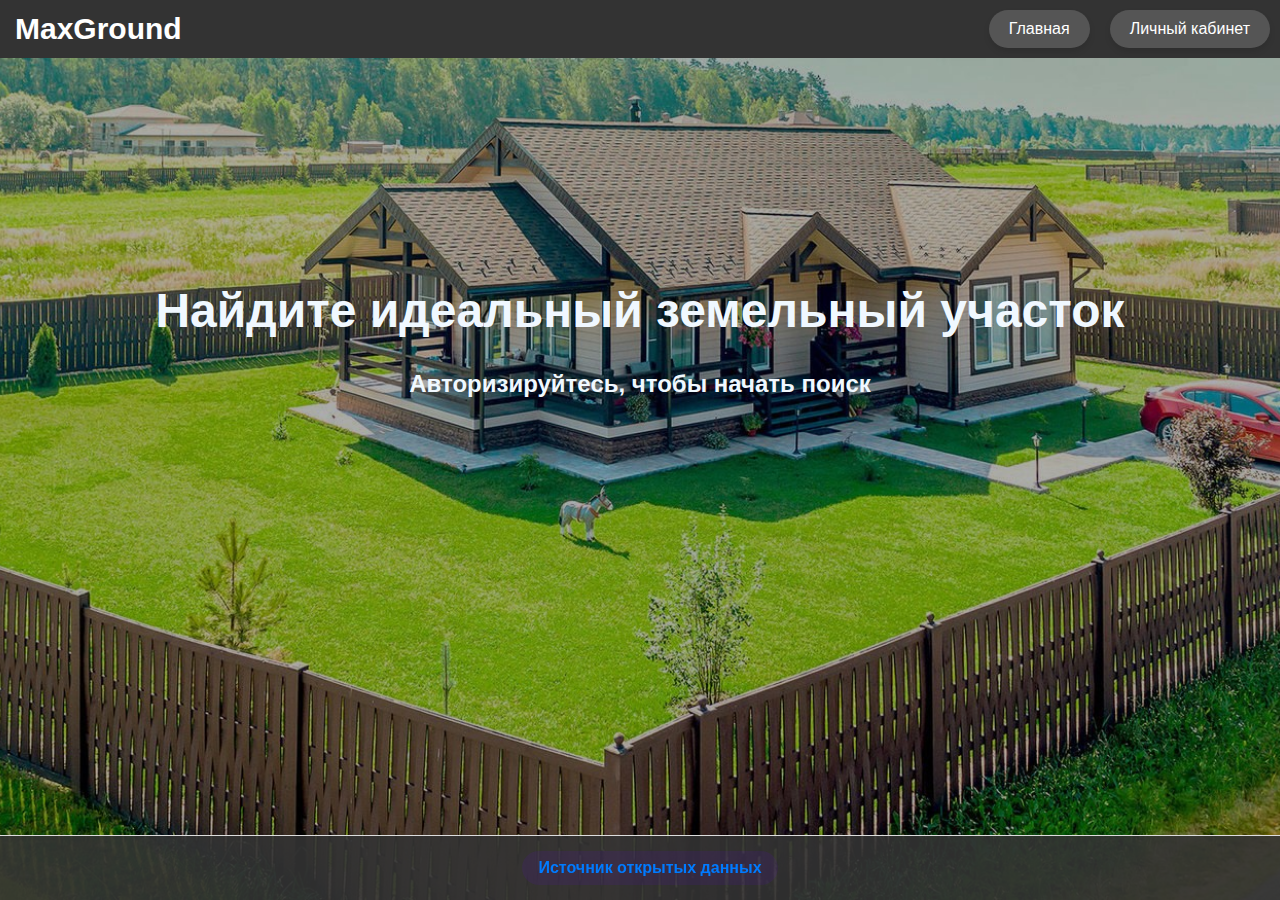
<file: index.html>
<!DOCTYPE html>
<html lang="ru">
<head>
    <meta charset="UTF-8">
    <meta name="viewport" content="width=device-width, initial-scale=1.0">
    <title>Главная страница</title>
    <link rel="stylesheet" href="styles.css">
    <script src="scripts.js"></script>
</head>
<body>
    <header>
        <h1>MaxGround</h1>
        <nav>
            <button onclick="location.href='index.html'">Главная</button>
            <button onclick="location.href='login.html'">Личный кабинет</button>
        </nav>
    </header>
    <div class="content">
        <h1>Найдите идеальный земельный участок</h1>
        <div id="searchButtonContainer">
            <!-- Кнопка или сообщение будет добавлено с помощью JavaScript -->
        </div>
        <div id="favButtonContainer">
            <!-- Кнопка или сообщение с помощью JavaScript -->
        </div>

    </div>

    <div class="data-source">
        <a href="https://data.mos.ru/opendata/1497?isDynamic=false" target="_blank">Источник открытых данных</a>
    </div>

    <script>
        checkAuth();
    </script>
</body>
</html>
</file>
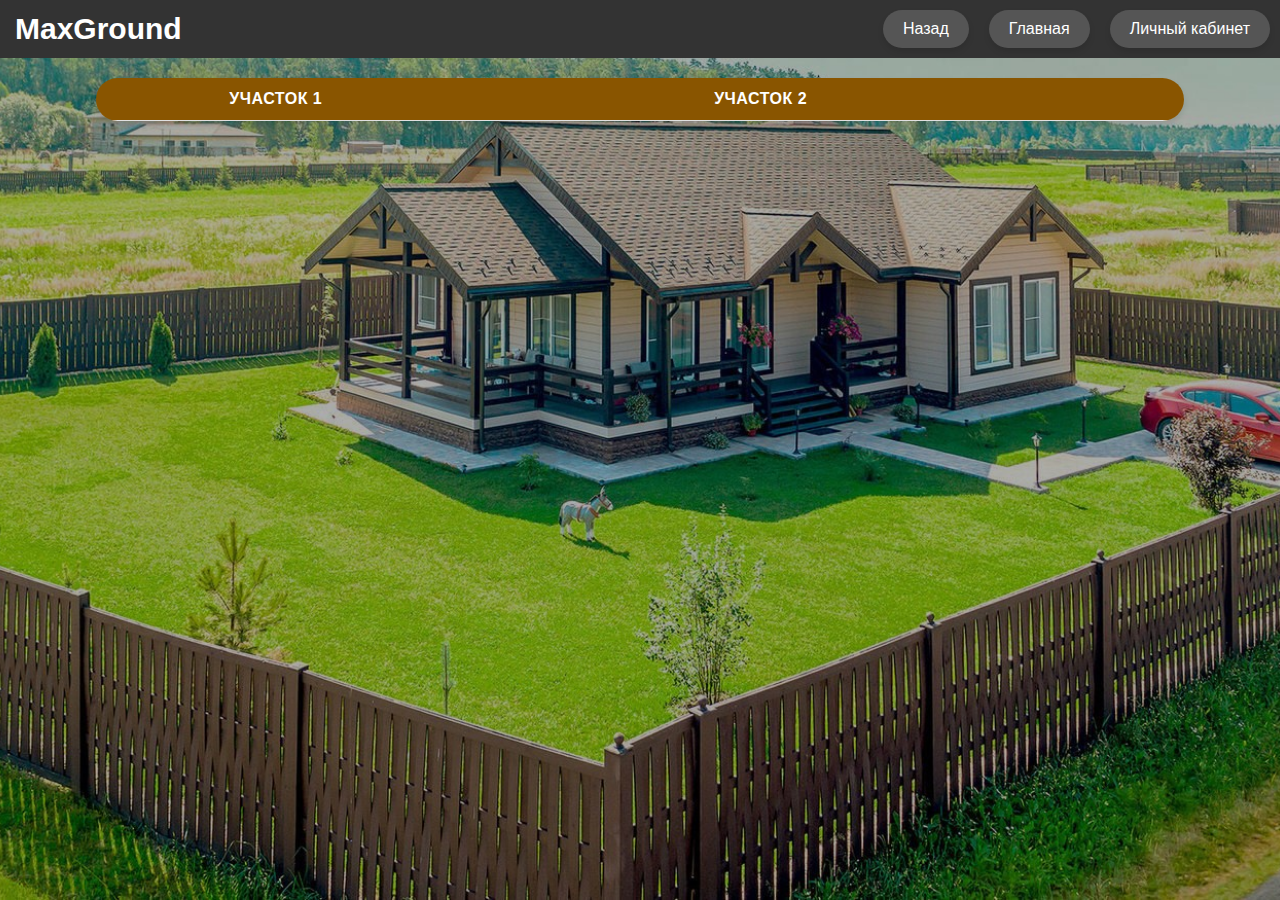
<file: compare.html>
<!DOCTYPE html>
<html lang="ru">
<head>
    <meta charset="UTF-8">
    <meta name="viewport" content="width=device-width, initial-scale=1.0">
    <title>Сравнение участков</title>
    <link rel="stylesheet" href="styles.css">
</head>
<body>
    <header>
        <h1>MaxGround</h1>
        <nav>
            <button style="float: left;" onclick="location.href='plot.html'">Назад</button>
            <button onclick="location.href='index.html'">Главная</button>
            <button onclick="location.href='login.html'">Личный кабинет</button>
        </nav>
    </header>
    <table id="compareTable">
        <thead>
            <tr>
                <th></th>
                <th>Участок 1</th>
                <th>Участок 2</th>
            </tr>
        </thead>
        <tbody>
            <!-- Данные для сравнения с помощью JavaScript -->
        </tbody>
    </table>
    <script src="scripts.js"></script>
    <script>
        displayComparison();
    </script>
</body>
</html>
</file>
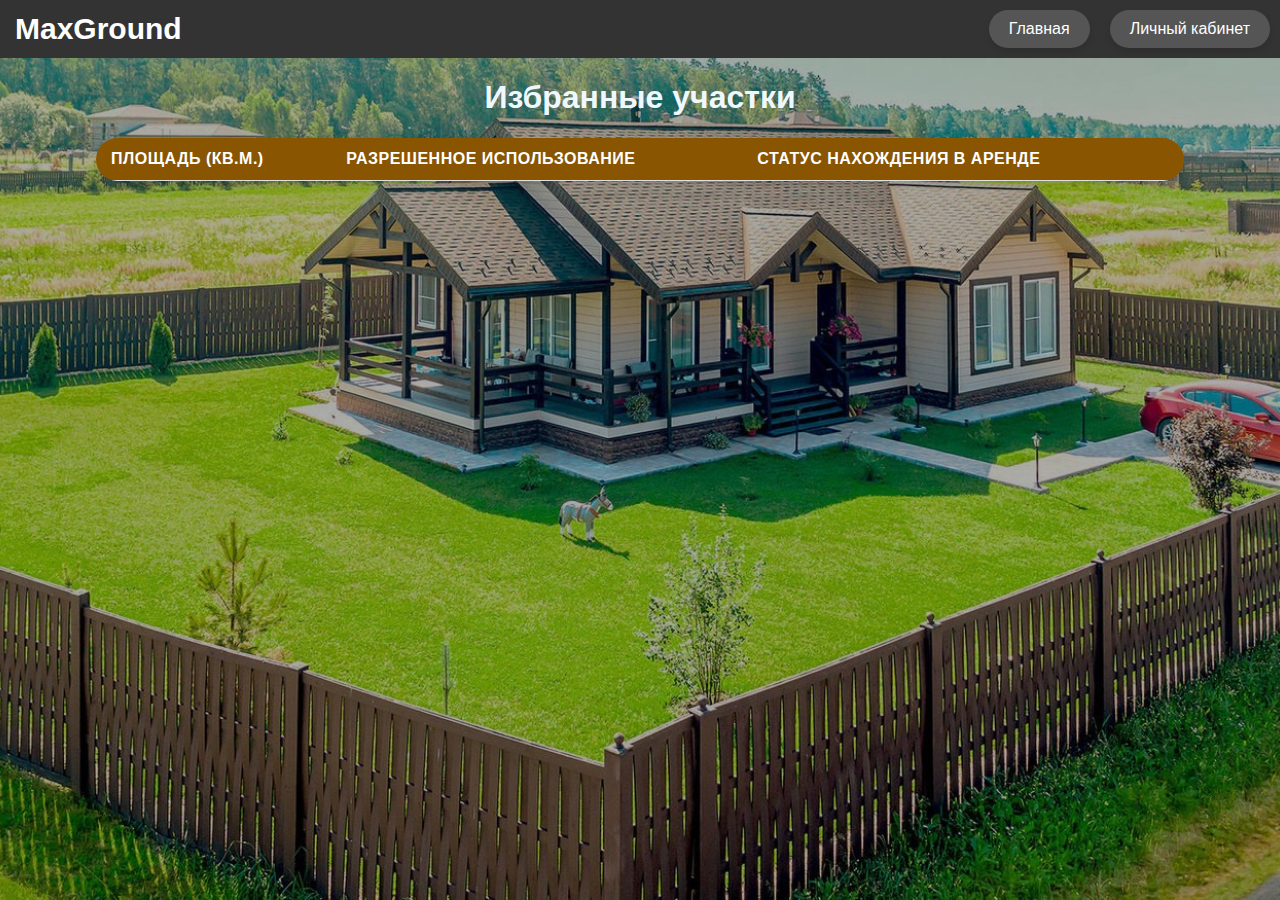
<file: favourites.html>
<!DOCTYPE html>
<html lang="ru">
<head>
    <meta charset="UTF-8">
    <meta name="viewport" content="width=device-width, initial-scale=1.0">
    <title>Избранное</title>
    <link rel="stylesheet" href="styles.css">
</head>
<body>
    <header>
        <h1>MaxGround</h1>
        <nav>
            <button onclick="location.href='index.html'">Главная</button>
            <button onclick="location.href='login.html'">Личный кабинет</button>
        </nav>
    </header>
    <div class="header">
        <h1>Избранные участки</h1>
    </div>
    <table id="favoritesTable">
        <thead>
            <tr>
                <th>Площадь (кв.м.)</th>
                <th>Разрешенное использование</th>
                <th>Статус нахождения в аренде</th>
                <th></th>
            </tr>
        </thead>
        <tbody>
            <!-- Строки таблицы с помощью JavaScript -->
        </tbody>
    </table>

    <script src="scripts.js"></script>
    <script>
        displayFavorites();
    </script>
</body>
</html>
</file>
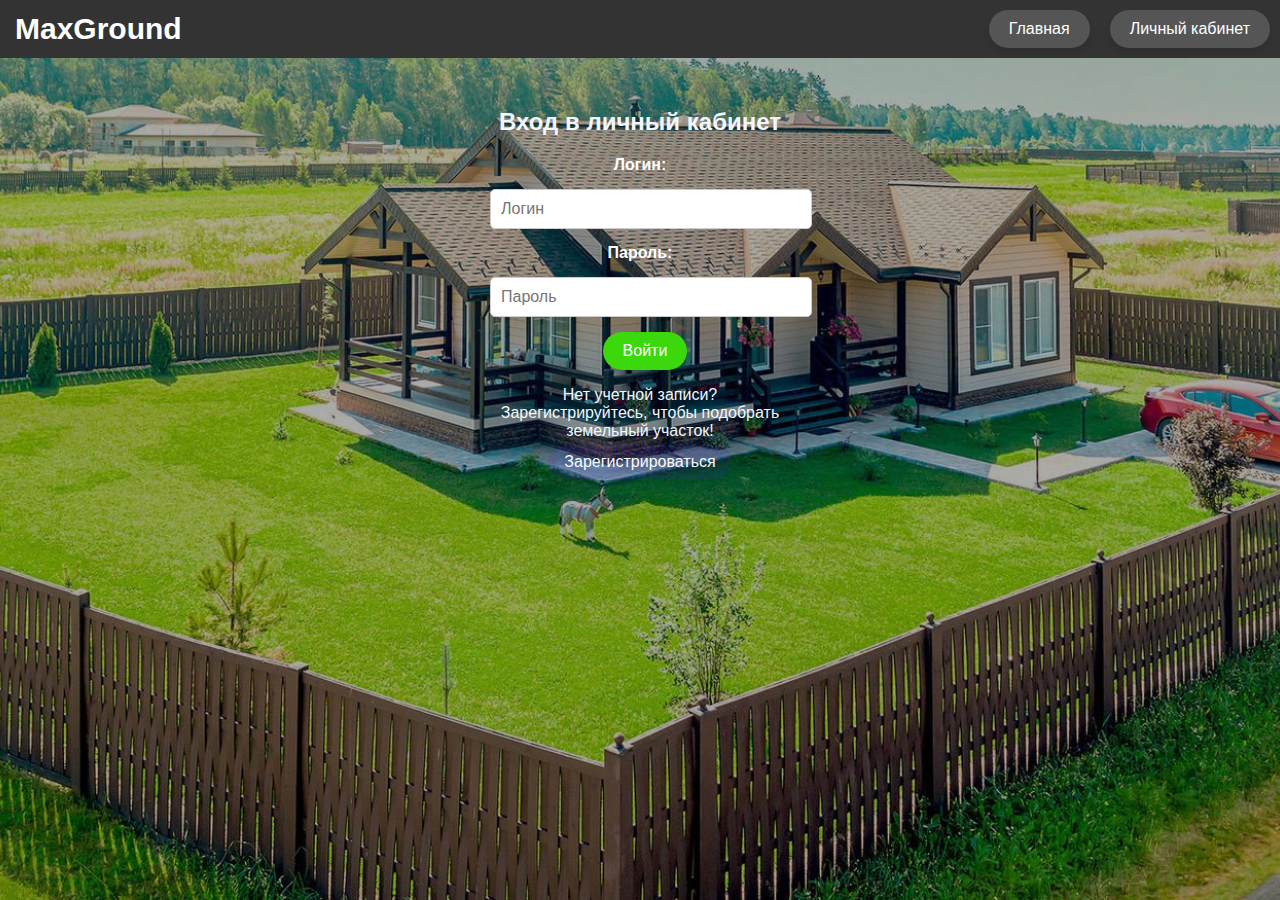
<file: login.html>
<!DOCTYPE html>
    <html lang="ru">
    <head>
        <meta charset="UTF-8">
        <meta name="viewport" content="width=device-width, initial-scale=1.0">
        <title>Вход</title>
        <link rel="stylesheet" href="styles.css">
    </head>
    <body>
        <script src="scripts.js"></script>
        <header>
            <h1>MaxGround</h1>
            <nav>
                <button onclick="location.href='index.html'">Главная</button>
                <button onclick="location.href='login.html'">Личный кабинет</button>
            </nav>
        </header>
        <div class="login">
            <h2>Вход в личный кабинет</h2>
            <label for="username">Логин:</label>
            <input type="text" id="username" placeholder="Логин">

            <label for="password">Пароль:</label>
            <input type="password" id="password" placeholder="Пароль">
            <button class="mainbuttons" id="loginButton" onclick="login()">Войти</button>
            <p id="registerbutton">Нет учетной записи? Зарегистрируйтесь, чтобы подобрать земельный участок! <a href="register.html">Зарегистрироваться</a></p>
            <button class="exitbutton" id="logoutButton" style="display: none; margin: 0 auto" onclick="logout()">Выйти из учетной записи</button>
        </div>
        <script>
            checkAuthForExit();
            disableLoginFormIfLoggedIn();
        </script>
    </body>
    </html>
</file>
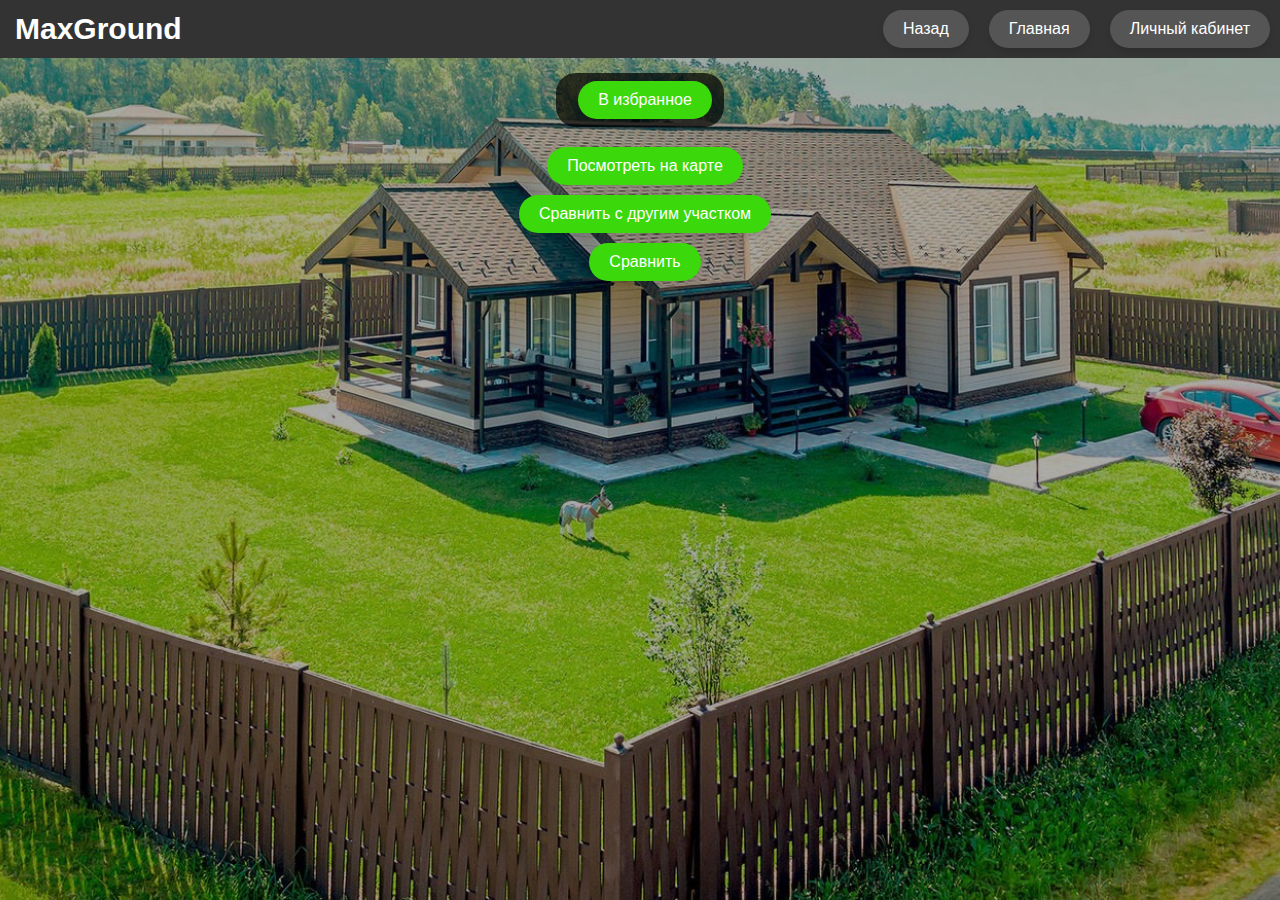
<file: plot.html>
<!DOCTYPE html>
<html lang="ru">

<head>
    <meta charset="UTF-8">
    <meta name="viewport" content="width=device-width, initial-scale=1.0">
    <title>Детали участка</title>
    <link rel="stylesheet" href="styles.css">
    <script src="https://api-maps.yandex.ru/2.1/?apikey=d2a265eb-22cd-4069-9cdb-70453bbb679f&lang=ru_RU"
        type="text/javascript"></script>
</head>

<body>
    <header>
        <h1>MaxGround</h1>
        <nav>
            <button style="float: left;" onclick="location.href='results.html'">Назад</button>
            <button onclick="location.href='index.html'">Главная</button>
            <button onclick="location.href='login.html'">Личный кабинет</button>
        </nav>
    </header>
    <div class="info">
        <div id="plotDetails">
            <!-- Детали участка -->
        </div>
        <button id="addToFavoritesButton" class="mainbuttons" onclick="addToFavorites()">В избранное</button>
    </div>
    <div class="button-container">
        <button id="viewOnMapButton" class="mainbuttons" onclick="toggleMap()">Посмотреть на карте</button>
        <div id="mapContainer" style="display: none; height: 400px; width: 75%; margin-top: 20px;   margin: 20px auto;">
            <!-- Карта -->
        </div>
        <button id="compareButton" class="mainbuttons" onclick="toggleComparisonTable()">Сравнить с другим
            участком</button>
        <button class="mainbuttons" onclick="comparePlots()">Сравнить</button>
    </div>

    <div id="comparisonTableContainer" style="display: none;">
        <div class="chooseground">
            <h2>Выберите участок для сравнения</h2>
        </div>
        <table id="compareTable">
            <thead>
                <tr>
                    <th>Выбрать</th>
                    <th>Площадь</th>
                    <th>Местоположение</th>
                    <th>Разрешенное использование</th>
                </tr>
            </thead>
            <tbody>
                <!-- Строки таблицы с помощью JavaScript -->
            </tbody>
        </table>

    </div>

    <script src="scripts.js"></script>
    <script>
        displayPlotDetails();
    </script>
</body>

</html>
</file>
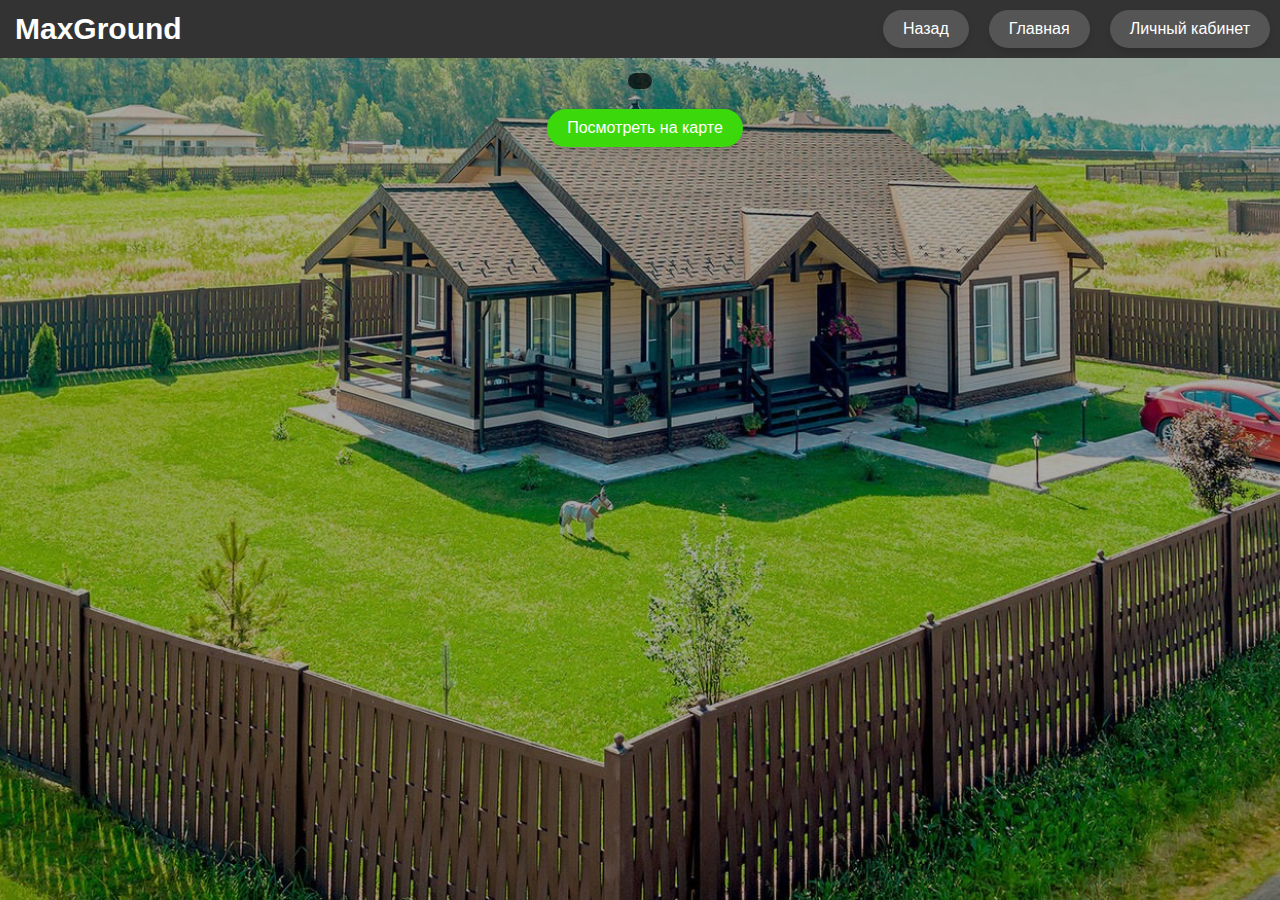
<file: plotInFavourite.html>
<!DOCTYPE html>
<html lang="ru">

<head>
    <meta charset="UTF-8">
    <meta name="viewport" content="width=device-width, initial-scale=1.0">
    <title>Детали участка</title>
    <link rel="stylesheet" href="styles.css">
    <script src="https://api-maps.yandex.ru/2.1/?apikey=d2a265eb-22cd-4069-9cdb-70453bbb679f&lang=ru_RU"
        type="text/javascript"></script>
</head>

<body>
    <header>
        <h1>MaxGround</h1>
        <nav>
            <button style="float: left;" onclick="location.href='favourites.html'">Назад</button>
            <button onclick="location.href='index.html'">Главная</button>
            <button onclick="location.href='login.html'">Личный кабинет</button>
        </nav>
    </header>
    <div class="info">
        <div id="plotDetails">
            <!-- Детали участка -->
        </div>
    </div>
    <div class="button-container">
        <button id="viewOnMapButton" class="mainbuttons" onclick="toggleMap()">Посмотреть на карте</button>
        <div id="mapContainer" style="display: none; height: 400px; width: 75%; margin-top: 20px;   margin: 20px auto;">
            <!-- Карта -->
        </div>
    <script src="scripts.js"></script>
    <script>
        displayPlotDetails();
    </script>
</body>

</html>
</file>
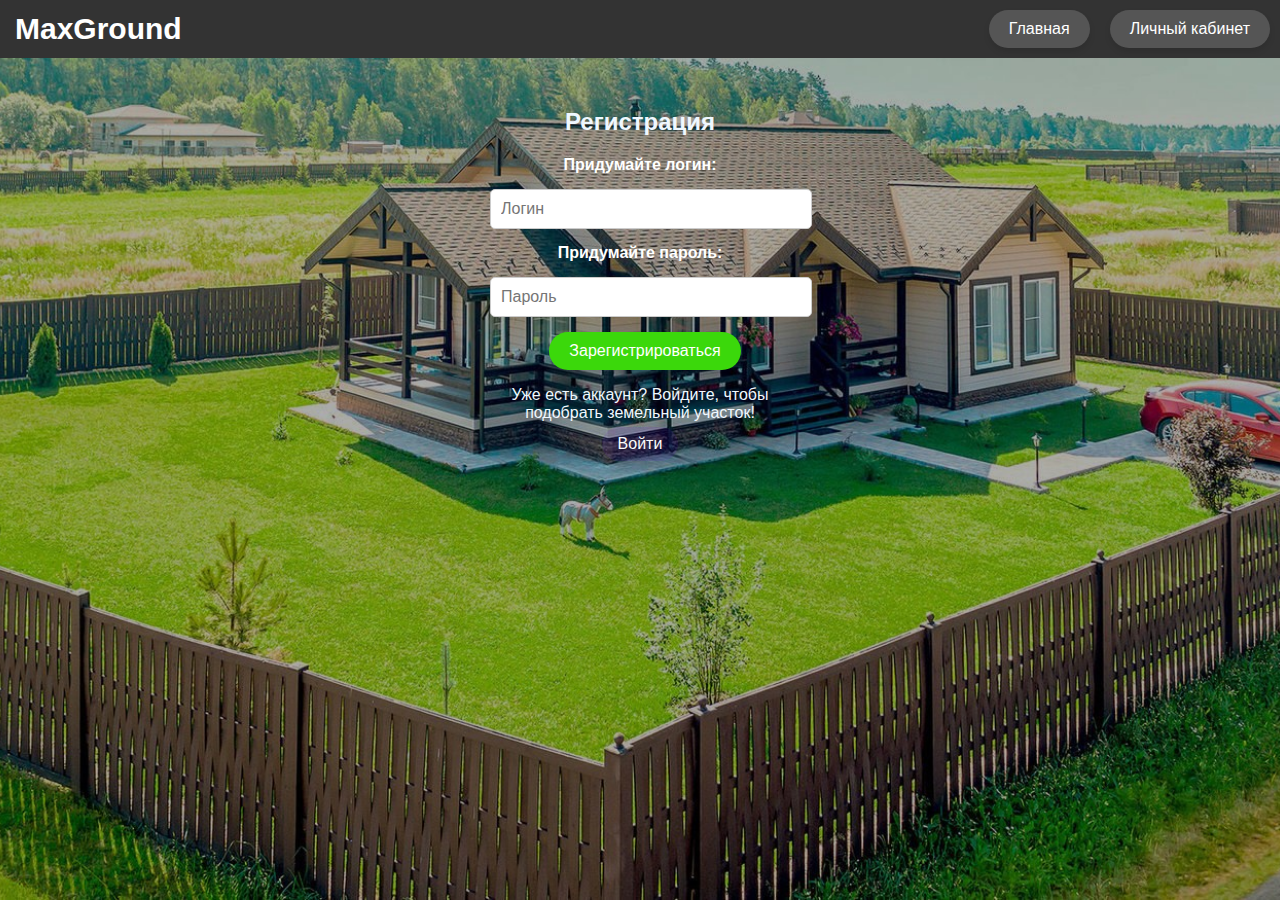
<file: register.html>
<!DOCTYPE html>
<html lang="ru">
<head>
    <meta charset="UTF-8">
    <meta name="viewport" content="width=device-width, initial-scale=1.0">
    <title>Регистрация</title>
    <link rel="stylesheet" href="styles.css">
</head>
<body>
    <script src="scripts.js"></script>
    <header>
        <h1>MaxGround</h1>
        <nav>
            <button onclick="location.href='index.html'">Главная</button>
            <button onclick="location.href='login.html'">Личный кабинет</button>
        </nav>
    </header>
    <div class="register">
        <h2>Регистрация</h2>
        <label for="username">Придумайте логин:</label>
        <input type="text" id="username" placeholder="Логин">

        <label for="password">Придумайте пароль:</label>
        <input type="password" id="password" placeholder="Пароль">
        <button class="mainbuttons" onclick=register()>Зарегистрироваться</button>
        <p>Уже есть аккаунт? Войдите, чтобы подобрать земельный участок! <a href="login.html">Войти</a></p>
    </div>
</body>
</html>
</file>
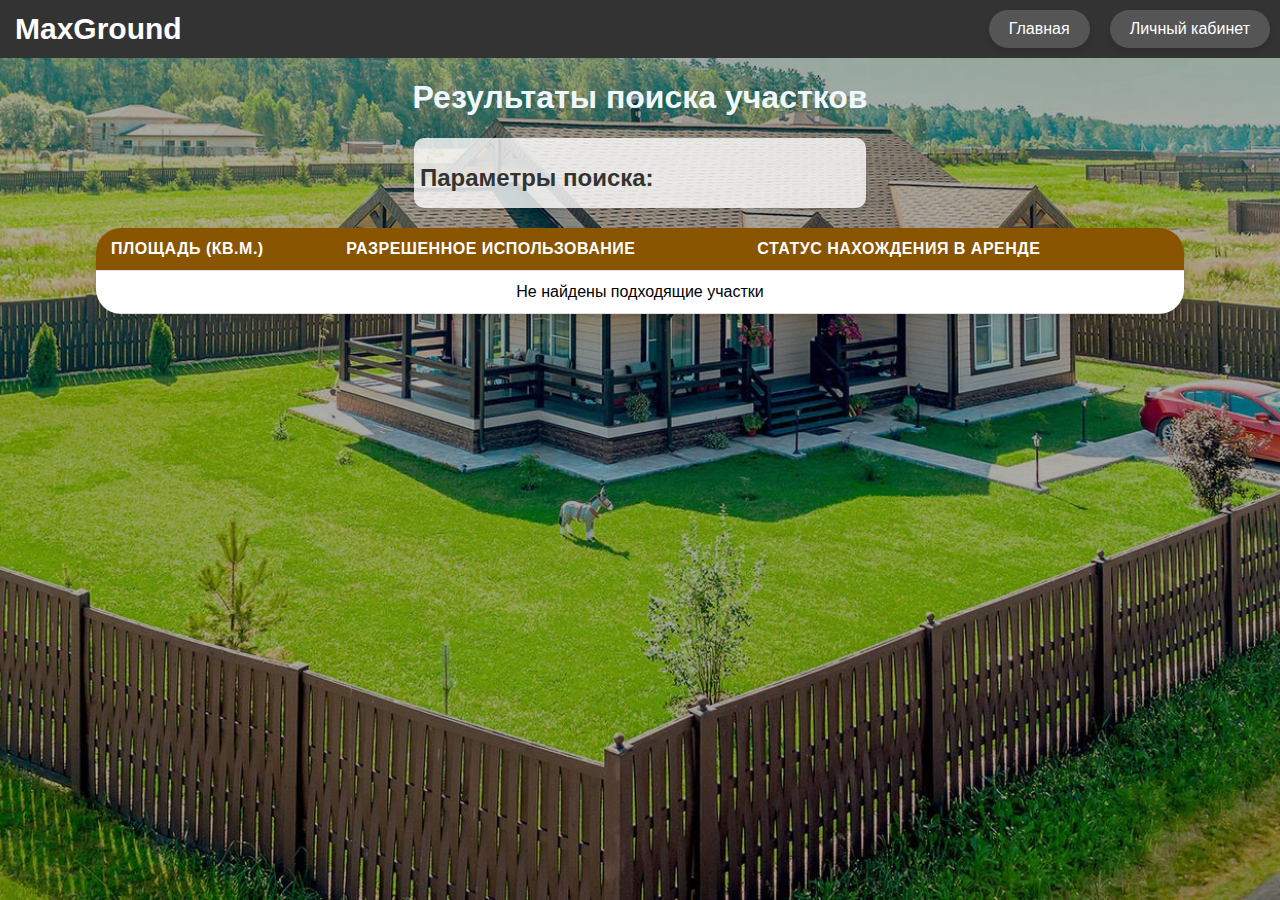
<file: results.html>
<!DOCTYPE html>
<html lang="ru">

<head>
    <meta charset="UTF-8">
    <meta name="viewport" content="width=device-width, initial-scale=1.0">
    <title>Результаты поиска</title>
    <link rel="stylesheet" href="styles.css">
    
</head>

<body>
    <header>
        <h1>MaxGround</h1>
        <nav>
            <button onclick="location.href='index.html'">Главная</button>
            <button onclick="location.href='login.html'">Личный кабинет</button>
        </nav>
    </header>
    <div class="header">
        <h1>Результаты поиска участков</h1>
    </div>

    <div class="search-params">
        <h2>Параметры поиска:</h2>
        <p id="searchArea"></p>
        <p id="searchPermittedUse"></p>
        <p id="searchOwnerType"></p>
        <p id="searchRentalStatus"></p>
    </div>

    <table id="compareTable">
        <thead>
            <tr>
                <th>Площадь (кв.м.)</th>
                <th>Разрешенное использование</th>
                <th>Статус нахождения в аренде</th>
                <th></th>
            </tr>
        </thead>
        <tbody>
            <!-- Строки таблицы с помощью JavaScript -->
        </tbody>
    </table>
    
    <script src="scripts.js"></script>
    <script>
        displayResults();
    </script>
</body>

</html>
</file>
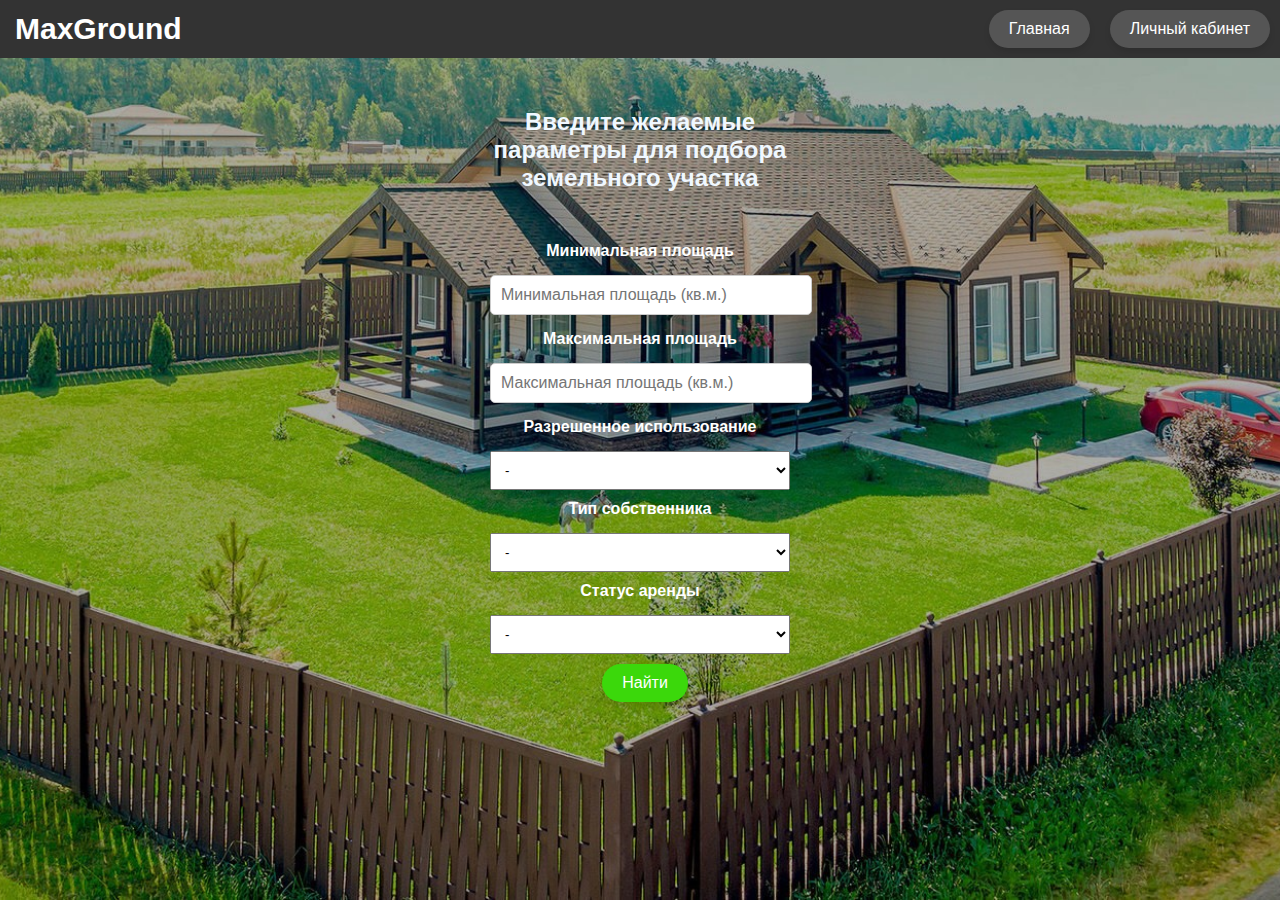
<file: search.html>
<!DOCTYPE html>
<html lang="ru">

<head>
    <meta charset="UTF-8">
    <meta name="viewport" content="width=device-width, initial-scale=1.0">
    <title>Поиск участка</title>
    <link rel="stylesheet" href="styles.css">
</head>

<body>
    <header>
        <h1>MaxGround</h1>
        <nav>
            <button onclick="location.href='index.html'">Главная</button>
            <button onclick="location.href='login.html'">Личный кабинет</button>
        </nav>
    </header>
    <div class="form">
        <div class="login">
            <h2>Введите желаемые параметры для подбора земельного участка</h2>
        </div>
        <div>
            <label for="areaMin">Минимальная площадь</label>
            <input type="number" id="areaMin" placeholder="Минимальная площадь (кв.м.)">
        </div>
        <div>
            <label for="areaMax">Максимальная площадь</label>
            <input type="number" id="areaMax" placeholder="Максимальная площадь (кв.м.)">
        </div>

        <label for="permittedUse">Разрешенное использование</label>
        <select id="permittedUse">
            <option value="">-</option>
            <option value="эксплуатации улично-дорожной сети">Эксплуатация улично-дорожной сети</option>
            <option
                value="участки размещения жилищно-коммунальных объектов: объекты размещения помещений и технических устройств трансформаторных подстанций (ТП) (1.2.10)ф">
                Размещение трансформаторных подстанций</option>
            <option value="для ведения личного подсобного хозяйства">Личное подсобное хозяйство</option>
            <option
                value="коммунальное обслуживание (3.1) (земельные участки, предназначенные для разработки полезных ископаемых, размещения железнодорожных путей, автомобильных дорог, искусственно созданных внутренних водных путей, причалов, пристаней, полос отвода железных и автомобильных дорог, водных путей, трубопроводов, кабельных, радиорелейных и воздушных линий связи и линий радиофикации, воздушных линий электропередачи конструктивных элементов и сооружений, объектов, необходимых для эксплуатации, содержания, строительства, реконструкции, ремонта, развития наземных и подземных зданий, строений, сооружений, устройств транспорта, энергетики и связи; размещения наземных сооружений и инфраструктуры спутниковой связи, объектов космической деятельности, военных объектов (1.2.13))">
                Коммунальное обслуживание</option>
            <option
                value="участки размещения специальных объектов: объекты размещения помещений и технических устройств пунктов перехода ВЛЭП в КЛЭП (1.2.13)">
                Размещение специальных объектов</option>
            <option value="садоводство">Садоводство</option>
            <option value="внеуличный транспорт (7.6)">Хранение внеуличного транспорта</option>
            <option value="эксплуатации опор линий электропередач">Для эксплуатации линий электропередач</option>
            <option value="предоставление коммунальных услуг (3.1.1)">Предоставление коммунальных услуг</option>
            <option value="для индивидуального жилищного строительства">Индивидуальное жилищное строительство</option>
        </select>

        <label for="ownerType">Тип собственника</label>
        <select id="ownerType">
            <option value="">-</option>
            <option value="город Москва">г.Москва</option>
            <option value="неразграниченная собственность">Неразграниченная собственность</option>
        </select>

        <label for="rentalStatus">Статус аренды</label>
        <select id="rentalStatus">
            <option value="">-</option>
            <option value="Да">В аренде</option>
            <option value="Нет">Не в аренде</option>
        </select>
        <button class="mainbuttons" onclick="searchPlots()">Найти</button>
    </div>
    <script src="scripts.js"></script>
</body>

</html>
</file>
<file: styles.css>
body {
    font-family: -apple-system, BlinkMacSystemFont, "Segoe UI", Roboto, "Helvetica Neue", Arial, sans-serif;;
    margin: 0;
    padding: 0;
    background-image: url('photo.jpg');
    background-size: cover; /* изображение на весь экран */
    background-position: center; 
    background-repeat: no-repeat; 
    background-attachment: fixed; /* чтобы не прокручивалось */
}

header {
    background-color: #333;
    color: white;
    padding: 10px;
    position: relative;
    z-index: 1;
    display: flex; 
    justify-content: space-between;
    align-items: center;
}

header h1 {
    margin: 0; /* Убираем отступы у заголовка */
    margin-left: 5px;
    font-size: 30px; /* Размер шрифта заголовка */
}

nav {
    display: flex; /* Включаем Flexbox для навигации */
    gap: 10px; /* Расстояние между кнопками */
}

header button, .exitbutton {
    background-color: #555; 
    color: white; 
    border: none; 
    padding: 10px 20px; 
    margin-left: 10px; 
    cursor: pointer; 
    border-radius: 25px;
    font-size: 16px; 
    font-weight: 500; 
    transition: all 0.3s ease; 
    box-shadow: 0 4px 6px rgba(0, 0, 0, 0.1); 
}

/* Стиль при наведении на кнопку */
header button:hover, .exitbutton:hover {
    background-color: #777; 
    transform: translateY(-2px); 
    box-shadow: 0 6px 8px rgba(0, 0, 0, 0.15);
}

/* Стиль при нажатии на кнопку */
header button:active, .exitbutton:active {
    background-color: #444;
    transform: translateY(0); 
    box-shadow: 0 4px 6px rgba(0, 0, 0, 0.1); 
}

.header {
    text-align: center;
    margin-top: 15px;
    font-family: 'Arial', sans-serif;
    font-weight: bold;
    animation: fadeIn 1s ease-in-out; /* Анимация появления */
    color: aliceblue;
}

.content {
    text-align: center;
    margin-top: 225px;
    font-size: 1.5rem;
    font-family: 'Arial', sans-serif;
    font-weight: bold;
    animation: fadeIn 2s ease-in-out; /* Анимация появления */
    color: aliceblue;
}

.info {
    color: aliceblue;
    background-color: rgba(0, 0, 0, 0.7); 
    padding: 8px 12px; 
    border-radius: 20px; 
    display: block; 
    width: fit-content; /* Ширина блока равна ширине содержимого */
    max-width: 600px; 
    margin: 15px auto;
    font-family: 'Arial', sans-serif;
}

@keyframes fadeIn {
    0% { opacity: 0; }
    100% { opacity: 1; }
}

.form {
    margin: 20px auto;
    width: 300px;
    text-align: center;
}

.form input, .form select {
    width: 100%;
    padding: 10px;
    margin: 10px 0;
}

table {
    width: 85%;
    border-collapse: collapse;
    margin: 20px auto; /* Центрирование таблицы */
    font-family: Arial, sans-serif;
    box-shadow: 0 4px 6px rgba(0, 0, 0, 0.1); 
    border-radius: 25px; 
    overflow: hidden; /* скрыть углы чтобы не выходили за границы */
}

table th,
table td {
    padding: 12px 15px;
    text-align: left;
    border-bottom: 1px solid #e0e0e0;
}

table th { /* для заголовков*/
    background-color: #895500; 
    color: white;
    font-weight: bold;
    text-transform: uppercase; 
    letter-spacing: 0.5px; 
}

table td {/* для ячеек*/
    background-color: white; 
}
.login, .register {
    color: aliceblue;
    width: 300px;
    margin: 50px auto;
    text-align: center;
}

.chooseground {
    color: aliceblue;
    width: 500px;
    margin-bottom: 5px;
    margin-left: 80px;
    
}

.login input, .register input {
    width: 100%;
    padding: 10px;
    margin: 10px 0;
}

.mainbuttons {
    background-color: rgb(59, 216, 11); 
    color: white; 
    border: none; 
    padding: 10px 20px; 
    margin-left: 10px; 
    cursor: pointer; 
    border-radius: 25px; 
    font-size: 16px; 
    font-weight: 500; 
    transition: all 0.3s ease; 
    box-shadow: 0 4px 6px rgba(0, 0, 0, 0.1); 
}

/* Стиль при наведении на кнопку */
.mainbuttons:hover {
    color: #333;
    background-color: #777; 
    transform: translateY(-2px); 
    box-shadow: 0 6px 8px rgba(0, 0, 0, 0.15); 
}

/* Стиль при нажатии на кнопку */
.mainbuttons:active {
    background-color: #444; 
    transform: translateY(0);
    box-shadow: 0 4px 6px rgba(0, 0, 0, 0.1); 
}

.tablebuttons {
    background-color: rgba(216, 127, 11, 0.937);
    color: white;
    border: none;
    padding: 10px 20px; 
    margin-left: 10px; 
    cursor: pointer; 
    border-radius: 15px; 
    font-size: 16px; 
    font-weight: 300; 
    transition: all 0.3s ease; 
    box-shadow: 0 4px 6px rgba(0, 0, 0, 0.1); 
}

/* Стиль при наведении на кнопку */
.tablebuttons:hover {
    background-color: #777; 
    transform: translateY(-2px); 
    box-shadow: 0 6px 8px rgba(0, 0, 0, 0.15); 
}

/* Стиль при нажатии на кнопку */
.tablebuttons:active {
    background-color: #444; 
    transform: translateY(0); 
    box-shadow: 0 4px 6px rgba(0, 0, 0, 0.1); 
}

.button-container {
    display: flex;
    flex-direction: column; 
    align-items: center; 
    gap: 10px; /* Расстояние между кнопками */
    margin-top: 20px; 
}

a {
    color: #fbfbfb; /* Основной цвет текста */
    margin: 5px;
    text-decoration: none; 
    font-size: 16px; 
    font-weight: 500; 
    padding: 8px 16px; 
    border-radius: 25px; 
    transition: all 0.3s ease; 
    display: inline-block; 
    background-color: rgba(98, 0, 234, 0.1); 
}

/* Стиль при наведении */
a:hover {
    color:#333;
    background-color: #ffffff; 
    transform: translateY(-1px); 
    box-shadow: 0 4px 6px rgba(0, 0, 0, 0.1); 
}

/* Стиль при нажатии */
a:active {
    color:#333;
    background-color: #ffffff; 
    transform: translateY(0); 
    box-shadow: 0 2px 4px rgba(0, 0, 0, 0.1); 
}

/* Стиль для посещенных ссылок */
a:visited {
    color: #ffffff;
}

.data-source {
    position: fixed; 
    bottom: 0; /* прижать к нижней части экрана */
    left: 0; 
    width: 100%; 
    text-align: center; 
    padding: 10px; 
    background-color: rgba(51, 51, 51, 0.9);
    border-top: 1px solid #ddd; 
    font-size: 14px; 
    color: #fff; 
    z-index: 1000; /* элемент поверх других */
}

.data-source a {
    text-decoration: none; 
    color: #007BFF;
    font-weight: bold; 
}

.data-source a:hover {
    text-decoration: underline; 
}

.search-params {
    margin: 5px auto;
    font-weight: bold;
    padding: 6px;
    background-color: rgba(255, 255, 255, 0.8);
    border-radius: 10px;
    box-shadow: 0 4px 6px rgba(0, 0, 0, 0.1);
    max-width: 440px;
    margin-bottom: 3px;
}

.search-params h2 {
    margin-bottom: 10px;
    font-size: 1.5rem;
    color: #333;
}

.search-params p {
    margin: 5px 0;
    font-size: 1.1rem;
    color: #555;
}

.login label, .register label, .form label {
    display: block; 
    margin-bottom: 5px; 
    font-weight: bold; 
    color: rgb(255, 255, 255); 
}

.login input, .register input, .form input {
    width: 100%;
    padding: 10px;
    margin-bottom: 15px; 
    border: 1px solid #ccc; 
    border-radius: 5px; 
    font-size: 16px; 
}
</file>
